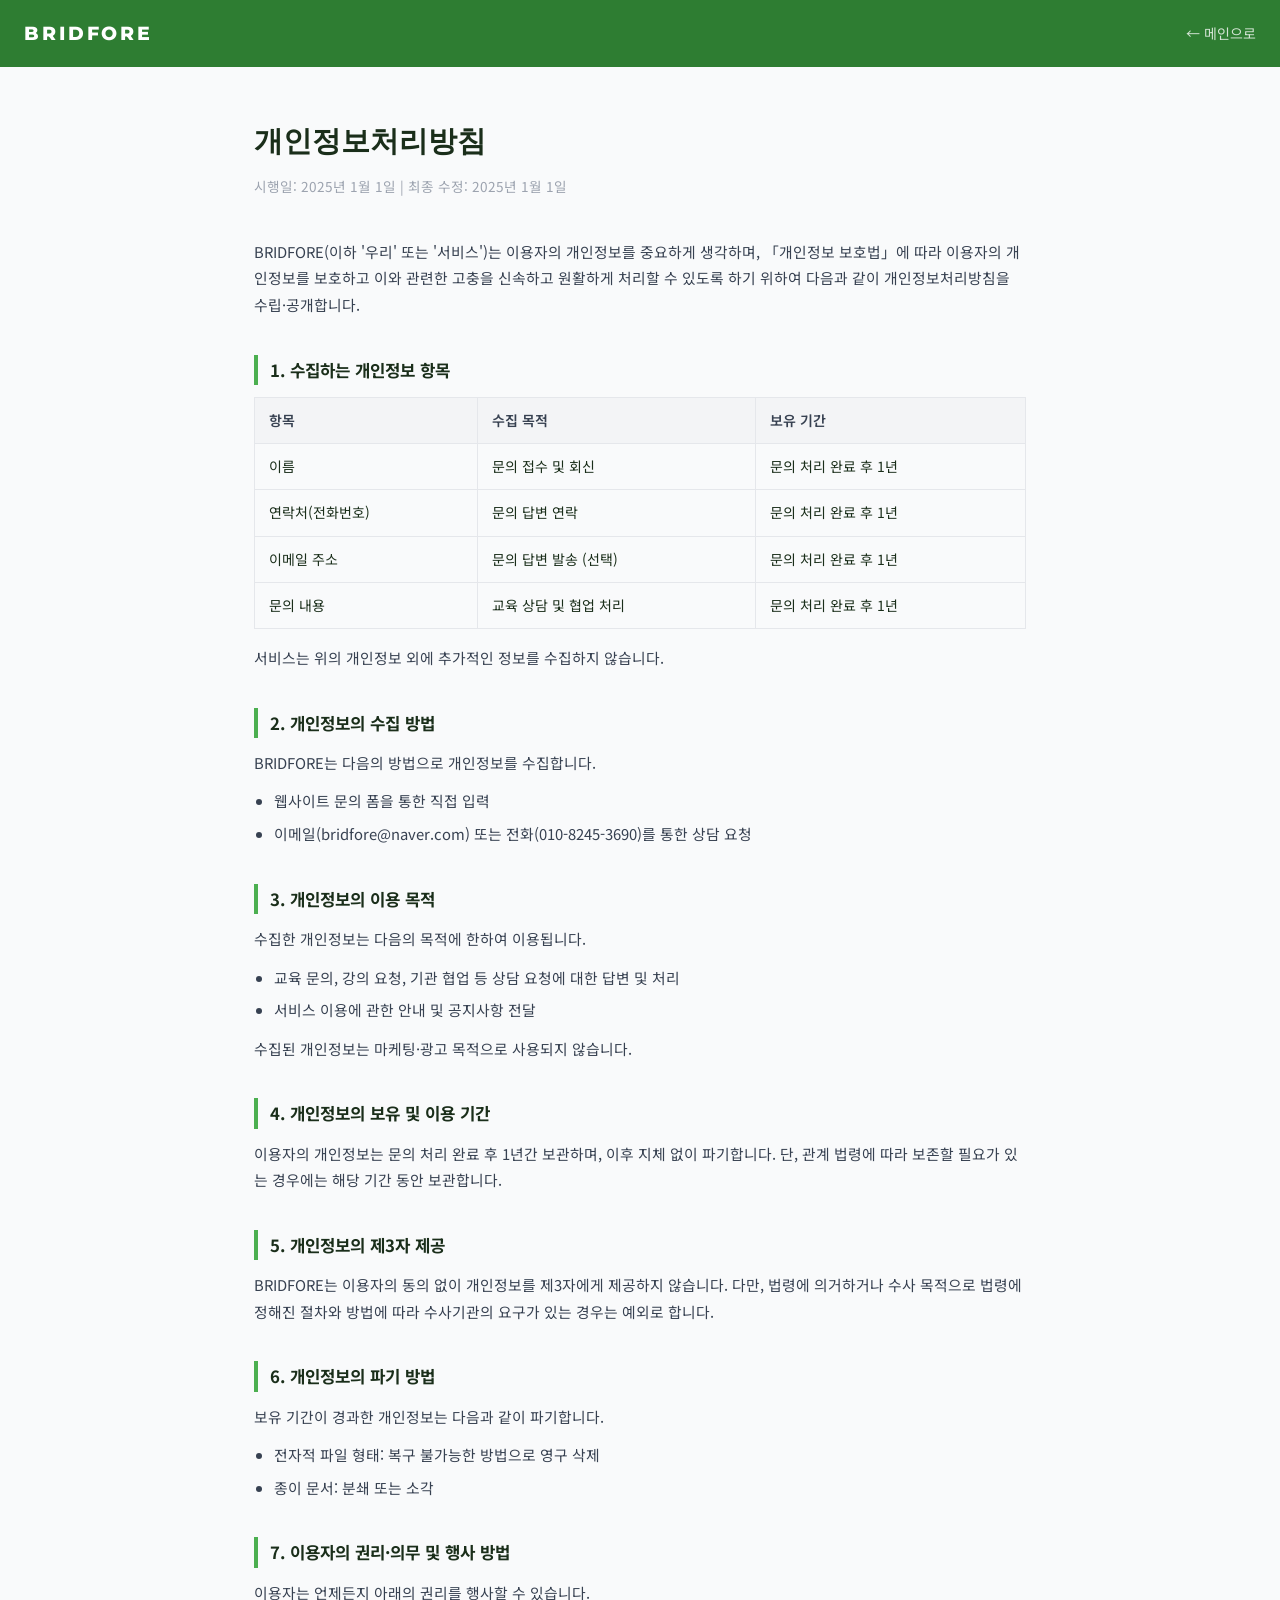
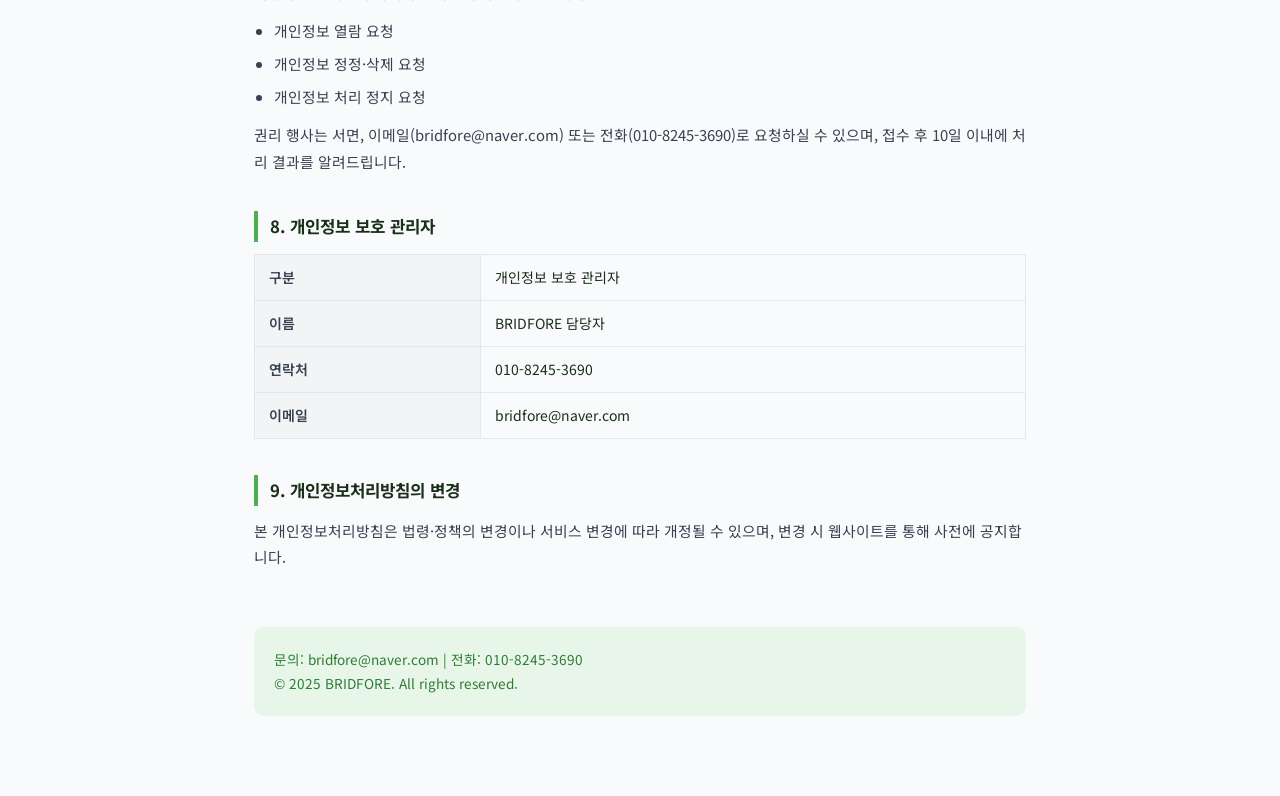
<file: privacy.html>
<!DOCTYPE html>
<html lang="ko">
<head>
  <meta charset="UTF-8" />
  <meta name="viewport" content="width=device-width, initial-scale=1.0" />
  <title>개인정보처리방침 – BRIDFORE</title>
  <link rel="preconnect" href="https://fonts.googleapis.com">
  <link href="https://fonts.googleapis.com/css2?family=Montserrat:wght@700;800&family=Noto+Sans+KR:wght@300;400;500;700&display=swap" rel="stylesheet">
  <style>
    *, *::before, *::after { box-sizing: border-box; margin: 0; padding: 0; }
    body { font-family: 'Noto Sans KR', sans-serif; color: #1a2e1a; background: #f9fafb; line-height: 1.8; }
    a { color: #4CAF50; text-decoration: none; }
    a:hover { text-decoration: underline; }
    .top-bar {
      background: #2E7D32;
      padding: 16px 24px;
      display: flex;
      align-items: center;
      justify-content: space-between;
    }
    .top-bar .brand {
      font-family: 'Montserrat', sans-serif;
      font-size: 1.2rem;
      font-weight: 800;
      letter-spacing: 0.15em;
      color: #fff;
    }
    .top-bar a.back {
      color: rgba(255,255,255,0.8);
      font-size: 0.875rem;
    }
    .container {
      max-width: 820px;
      margin: 0 auto;
      padding: 48px 24px 80px;
    }
    h1 { font-family: 'Montserrat', sans-serif; font-size: 1.8rem; font-weight: 800; color: #1a2e1a; margin-bottom: 8px; }
    .date { font-size: 0.85rem; color: #9CA3AF; margin-bottom: 40px; }
    h2 { font-size: 1.05rem; font-weight: 700; color: #1a2e1a; margin: 36px 0 12px; padding-left: 12px; border-left: 4px solid #4CAF50; }
    p { font-size: 0.925rem; color: #374151; margin-bottom: 12px; }
    ul { margin: 0 0 12px 20px; }
    ul li { font-size: 0.925rem; color: #374151; margin-bottom: 6px; list-style: disc; }
    table { width: 100%; border-collapse: collapse; margin-bottom: 16px; font-size: 0.875rem; }
    th, td { border: 1px solid #e5e7eb; padding: 10px 14px; text-align: left; }
    th { background: #f3f4f6; font-weight: 600; color: #374151; }
    .footer-note { margin-top: 56px; padding: 20px; background: #e8f5e9; border-radius: 10px; font-size: 0.85rem; color: #2E7D32; }
  </style>
</head>
<body>
  <div class="top-bar">
    <span class="brand">BRIDFORE</span>
    <a href="index.html" class="back">← 메인으로</a>
  </div>
  <div class="container">
    <h1>개인정보처리방침</h1>
    <p class="date">시행일: 2025년 1월 1일 | 최종 수정: 2025년 1월 1일</p>

    <p>
      BRIDFORE(이하 '우리' 또는 '서비스')는 이용자의 개인정보를 중요하게 생각하며,
      「개인정보 보호법」에 따라 이용자의 개인정보를 보호하고 이와 관련한 고충을 신속하고 원활하게
      처리할 수 있도록 하기 위하여 다음과 같이 개인정보처리방침을 수립·공개합니다.
    </p>

    <h2>1. 수집하는 개인정보 항목</h2>
    <table>
      <thead>
        <tr><th>항목</th><th>수집 목적</th><th>보유 기간</th></tr>
      </thead>
      <tbody>
        <tr><td>이름</td><td>문의 접수 및 회신</td><td>문의 처리 완료 후 1년</td></tr>
        <tr><td>연락처(전화번호)</td><td>문의 답변 연락</td><td>문의 처리 완료 후 1년</td></tr>
        <tr><td>이메일 주소</td><td>문의 답변 발송 (선택)</td><td>문의 처리 완료 후 1년</td></tr>
        <tr><td>문의 내용</td><td>교육 상담 및 협업 처리</td><td>문의 처리 완료 후 1년</td></tr>
      </tbody>
    </table>
    <p>서비스는 위의 개인정보 외에 추가적인 정보를 수집하지 않습니다.</p>

    <h2>2. 개인정보의 수집 방법</h2>
    <p>BRIDFORE는 다음의 방법으로 개인정보를 수집합니다.</p>
    <ul>
      <li>웹사이트 문의 폼을 통한 직접 입력</li>
      <li>이메일(bridfore@naver.com) 또는 전화(010-8245-3690)를 통한 상담 요청</li>
    </ul>

    <h2>3. 개인정보의 이용 목적</h2>
    <p>수집한 개인정보는 다음의 목적에 한하여 이용됩니다.</p>
    <ul>
      <li>교육 문의, 강의 요청, 기관 협업 등 상담 요청에 대한 답변 및 처리</li>
      <li>서비스 이용에 관한 안내 및 공지사항 전달</li>
    </ul>
    <p>수집된 개인정보는 마케팅·광고 목적으로 사용되지 않습니다.</p>

    <h2>4. 개인정보의 보유 및 이용 기간</h2>
    <p>
      이용자의 개인정보는 문의 처리 완료 후 1년간 보관하며, 이후 지체 없이 파기합니다.
      단, 관계 법령에 따라 보존할 필요가 있는 경우에는 해당 기간 동안 보관합니다.
    </p>

    <h2>5. 개인정보의 제3자 제공</h2>
    <p>
      BRIDFORE는 이용자의 동의 없이 개인정보를 제3자에게 제공하지 않습니다.
      다만, 법령에 의거하거나 수사 목적으로 법령에 정해진 절차와 방법에 따라 수사기관의 요구가 있는 경우는 예외로 합니다.
    </p>

    <h2>6. 개인정보의 파기 방법</h2>
    <p>보유 기간이 경과한 개인정보는 다음과 같이 파기합니다.</p>
    <ul>
      <li>전자적 파일 형태: 복구 불가능한 방법으로 영구 삭제</li>
      <li>종이 문서: 분쇄 또는 소각</li>
    </ul>

    <h2>7. 이용자의 권리·의무 및 행사 방법</h2>
    <p>이용자는 언제든지 아래의 권리를 행사할 수 있습니다.</p>
    <ul>
      <li>개인정보 열람 요청</li>
      <li>개인정보 정정·삭제 요청</li>
      <li>개인정보 처리 정지 요청</li>
    </ul>
    <p>
      권리 행사는 서면, 이메일(bridfore@naver.com) 또는 전화(010-8245-3690)로 요청하실 수 있으며,
      접수 후 10일 이내에 처리 결과를 알려드립니다.
    </p>

    <h2>8. 개인정보 보호 관리자</h2>
    <table>
      <tbody>
        <tr><th>구분</th><td>개인정보 보호 관리자</td></tr>
        <tr><th>이름</th><td>BRIDFORE 담당자</td></tr>
        <tr><th>연락처</th><td>010-8245-3690</td></tr>
        <tr><th>이메일</th><td>bridfore@naver.com</td></tr>
      </tbody>
    </table>

    <h2>9. 개인정보처리방침의 변경</h2>
    <p>
      본 개인정보처리방침은 법령·정책의 변경이나 서비스 변경에 따라 개정될 수 있으며,
      변경 시 웹사이트를 통해 사전에 공지합니다.
    </p>

    <div class="footer-note">
      문의: bridfore@naver.com | 전화: 010-8245-3690<br>
      © 2025 BRIDFORE. All rights reserved.
    </div>
  </div>
</body>
</html>
</file>
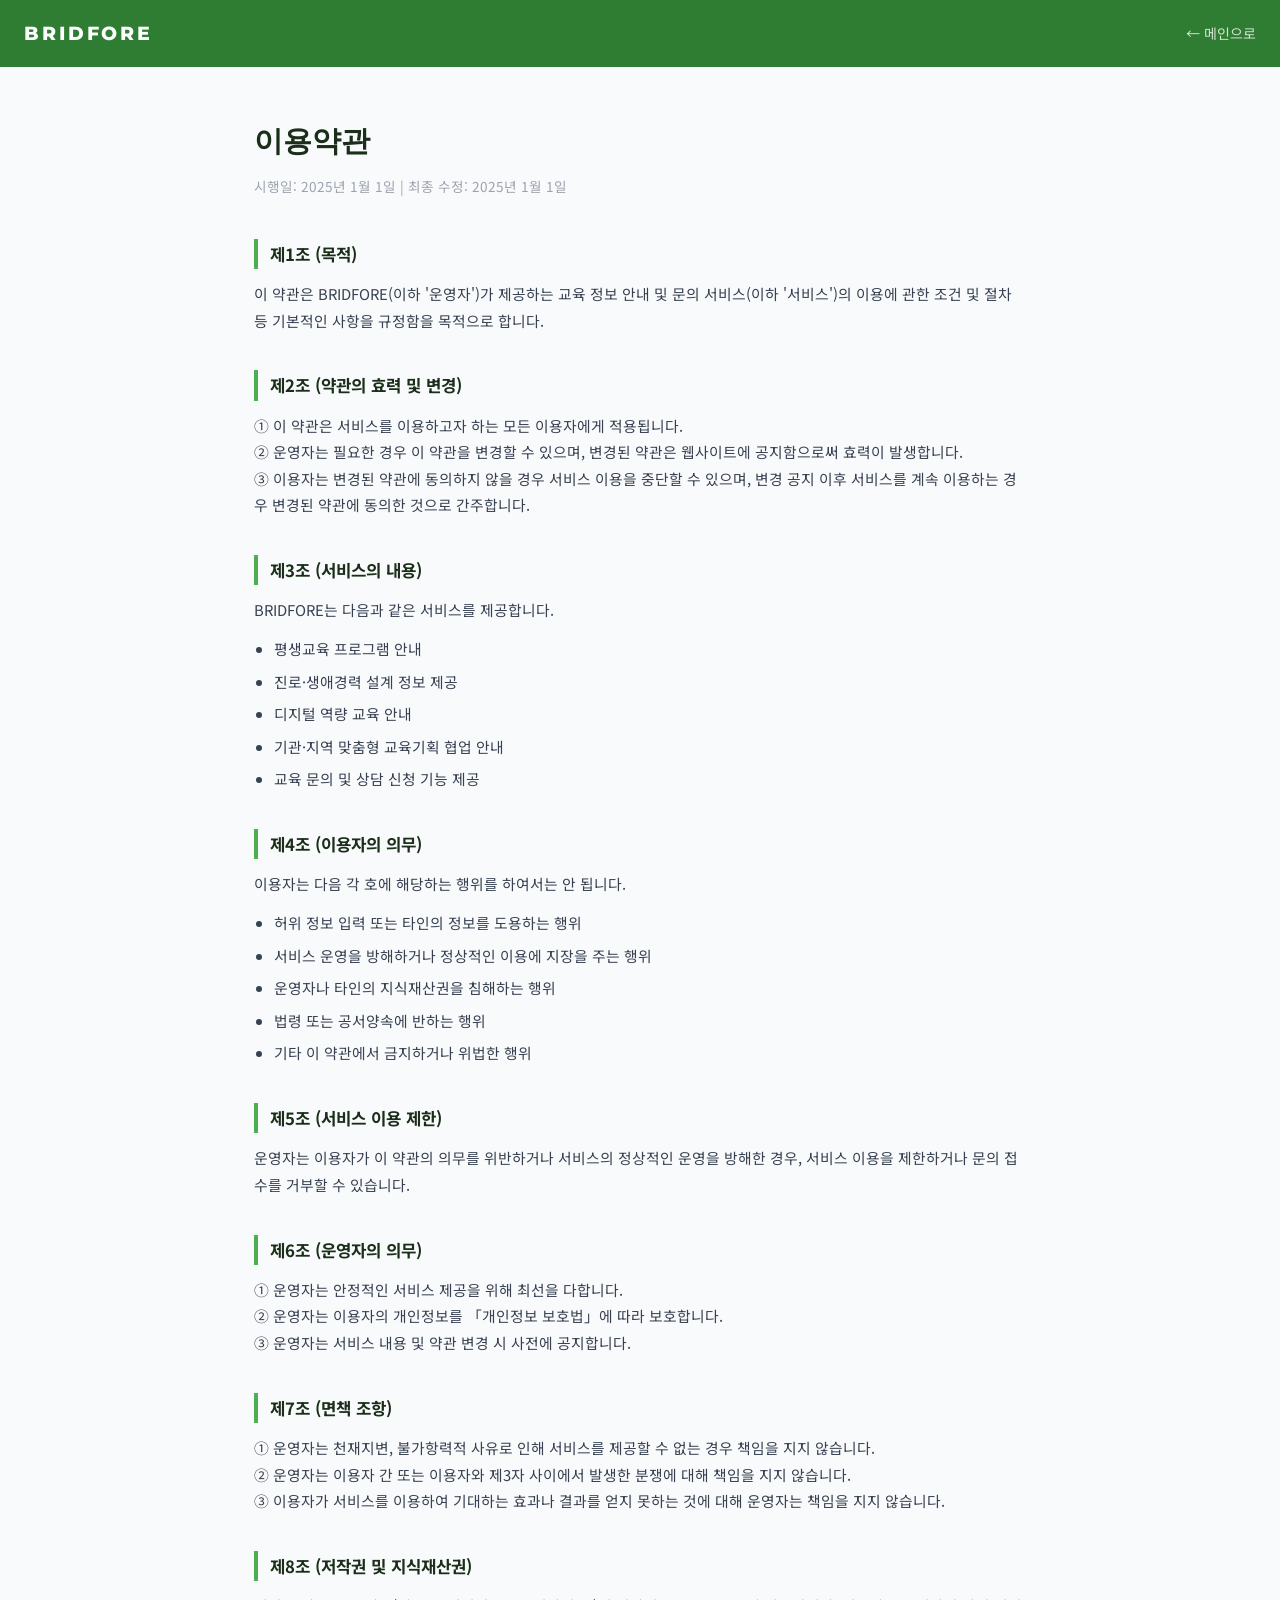
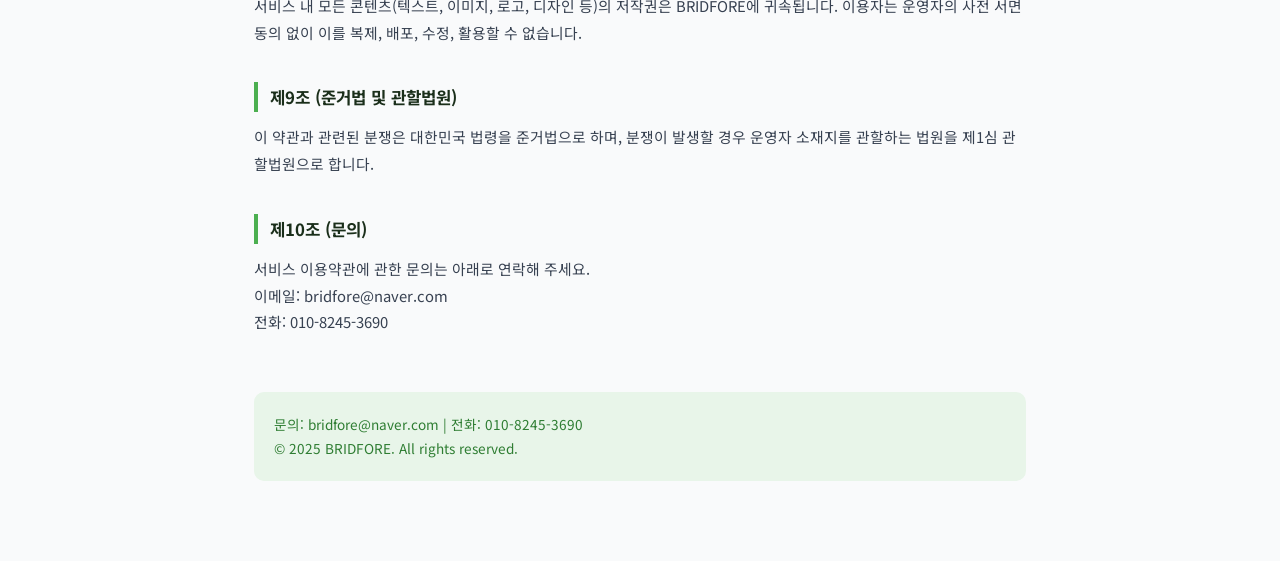
<file: terms.html>
<!DOCTYPE html>
<html lang="ko">
<head>
  <meta charset="UTF-8" />
  <meta name="viewport" content="width=device-width, initial-scale=1.0" />
  <title>이용약관 – BRIDFORE</title>
  <link rel="preconnect" href="https://fonts.googleapis.com">
  <link href="https://fonts.googleapis.com/css2?family=Montserrat:wght@700;800&family=Noto+Sans+KR:wght@300;400;500;700&display=swap" rel="stylesheet">
  <style>
    *, *::before, *::after { box-sizing: border-box; margin: 0; padding: 0; }
    body { font-family: 'Noto Sans KR', sans-serif; color: #1a2e1a; background: #f9fafb; line-height: 1.8; }
    a { color: #4CAF50; text-decoration: none; }
    a:hover { text-decoration: underline; }
    .top-bar {
      background: #2E7D32;
      padding: 16px 24px;
      display: flex;
      align-items: center;
      justify-content: space-between;
    }
    .top-bar .brand {
      font-family: 'Montserrat', sans-serif;
      font-size: 1.2rem;
      font-weight: 800;
      letter-spacing: 0.15em;
      color: #fff;
    }
    .top-bar a.back { color: rgba(255,255,255,0.8); font-size: 0.875rem; }
    .container { max-width: 820px; margin: 0 auto; padding: 48px 24px 80px; }
    h1 { font-family: 'Montserrat', sans-serif; font-size: 1.8rem; font-weight: 800; color: #1a2e1a; margin-bottom: 8px; }
    .date { font-size: 0.85rem; color: #9CA3AF; margin-bottom: 40px; }
    h2 { font-size: 1.05rem; font-weight: 700; color: #1a2e1a; margin: 36px 0 12px; padding-left: 12px; border-left: 4px solid #4CAF50; }
    p { font-size: 0.925rem; color: #374151; margin-bottom: 12px; }
    ul { margin: 0 0 12px 20px; }
    ul li { font-size: 0.925rem; color: #374151; margin-bottom: 6px; list-style: disc; }
    .footer-note { margin-top: 56px; padding: 20px; background: #e8f5e9; border-radius: 10px; font-size: 0.85rem; color: #2E7D32; }
  </style>
</head>
<body>
  <div class="top-bar">
    <span class="brand">BRIDFORE</span>
    <a href="index.html" class="back">← 메인으로</a>
  </div>
  <div class="container">
    <h1>이용약관</h1>
    <p class="date">시행일: 2025년 1월 1일 | 최종 수정: 2025년 1월 1일</p>

    <h2>제1조 (목적)</h2>
    <p>
      이 약관은 BRIDFORE(이하 '운영자')가 제공하는 교육 정보 안내 및 문의 서비스(이하 '서비스')의
      이용에 관한 조건 및 절차 등 기본적인 사항을 규정함을 목적으로 합니다.
    </p>

    <h2>제2조 (약관의 효력 및 변경)</h2>
    <p>
      ① 이 약관은 서비스를 이용하고자 하는 모든 이용자에게 적용됩니다.<br>
      ② 운영자는 필요한 경우 이 약관을 변경할 수 있으며, 변경된 약관은 웹사이트에 공지함으로써 효력이 발생합니다.<br>
      ③ 이용자는 변경된 약관에 동의하지 않을 경우 서비스 이용을 중단할 수 있으며,
      변경 공지 이후 서비스를 계속 이용하는 경우 변경된 약관에 동의한 것으로 간주합니다.
    </p>

    <h2>제3조 (서비스의 내용)</h2>
    <p>BRIDFORE는 다음과 같은 서비스를 제공합니다.</p>
    <ul>
      <li>평생교육 프로그램 안내</li>
      <li>진로·생애경력 설계 정보 제공</li>
      <li>디지털 역량 교육 안내</li>
      <li>기관·지역 맞춤형 교육기획 협업 안내</li>
      <li>교육 문의 및 상담 신청 기능 제공</li>
    </ul>

    <h2>제4조 (이용자의 의무)</h2>
    <p>이용자는 다음 각 호에 해당하는 행위를 하여서는 안 됩니다.</p>
    <ul>
      <li>허위 정보 입력 또는 타인의 정보를 도용하는 행위</li>
      <li>서비스 운영을 방해하거나 정상적인 이용에 지장을 주는 행위</li>
      <li>운영자나 타인의 지식재산권을 침해하는 행위</li>
      <li>법령 또는 공서양속에 반하는 행위</li>
      <li>기타 이 약관에서 금지하거나 위법한 행위</li>
    </ul>

    <h2>제5조 (서비스 이용 제한)</h2>
    <p>
      운영자는 이용자가 이 약관의 의무를 위반하거나 서비스의 정상적인 운영을 방해한 경우,
      서비스 이용을 제한하거나 문의 접수를 거부할 수 있습니다.
    </p>

    <h2>제6조 (운영자의 의무)</h2>
    <p>
      ① 운영자는 안정적인 서비스 제공을 위해 최선을 다합니다.<br>
      ② 운영자는 이용자의 개인정보를 「개인정보 보호법」에 따라 보호합니다.<br>
      ③ 운영자는 서비스 내용 및 약관 변경 시 사전에 공지합니다.
    </p>

    <h2>제7조 (면책 조항)</h2>
    <p>
      ① 운영자는 천재지변, 불가항력적 사유로 인해 서비스를 제공할 수 없는 경우 책임을 지지 않습니다.<br>
      ② 운영자는 이용자 간 또는 이용자와 제3자 사이에서 발생한 분쟁에 대해 책임을 지지 않습니다.<br>
      ③ 이용자가 서비스를 이용하여 기대하는 효과나 결과를 얻지 못하는 것에 대해 운영자는 책임을 지지 않습니다.
    </p>

    <h2>제8조 (저작권 및 지식재산권)</h2>
    <p>
      서비스 내 모든 콘텐츠(텍스트, 이미지, 로고, 디자인 등)의 저작권은 BRIDFORE에 귀속됩니다.
      이용자는 운영자의 사전 서면 동의 없이 이를 복제, 배포, 수정, 활용할 수 없습니다.
    </p>

    <h2>제9조 (준거법 및 관할법원)</h2>
    <p>
      이 약관과 관련된 분쟁은 대한민국 법령을 준거법으로 하며,
      분쟁이 발생할 경우 운영자 소재지를 관할하는 법원을 제1심 관할법원으로 합니다.
    </p>

    <h2>제10조 (문의)</h2>
    <p>
      서비스 이용약관에 관한 문의는 아래로 연락해 주세요.<br>
      이메일: bridfore@naver.com<br>
      전화: 010-8245-3690
    </p>

    <div class="footer-note">
      문의: bridfore@naver.com | 전화: 010-8245-3690<br>
      © 2025 BRIDFORE. All rights reserved.
    </div>
  </div>
</body>
</html>
</file>
